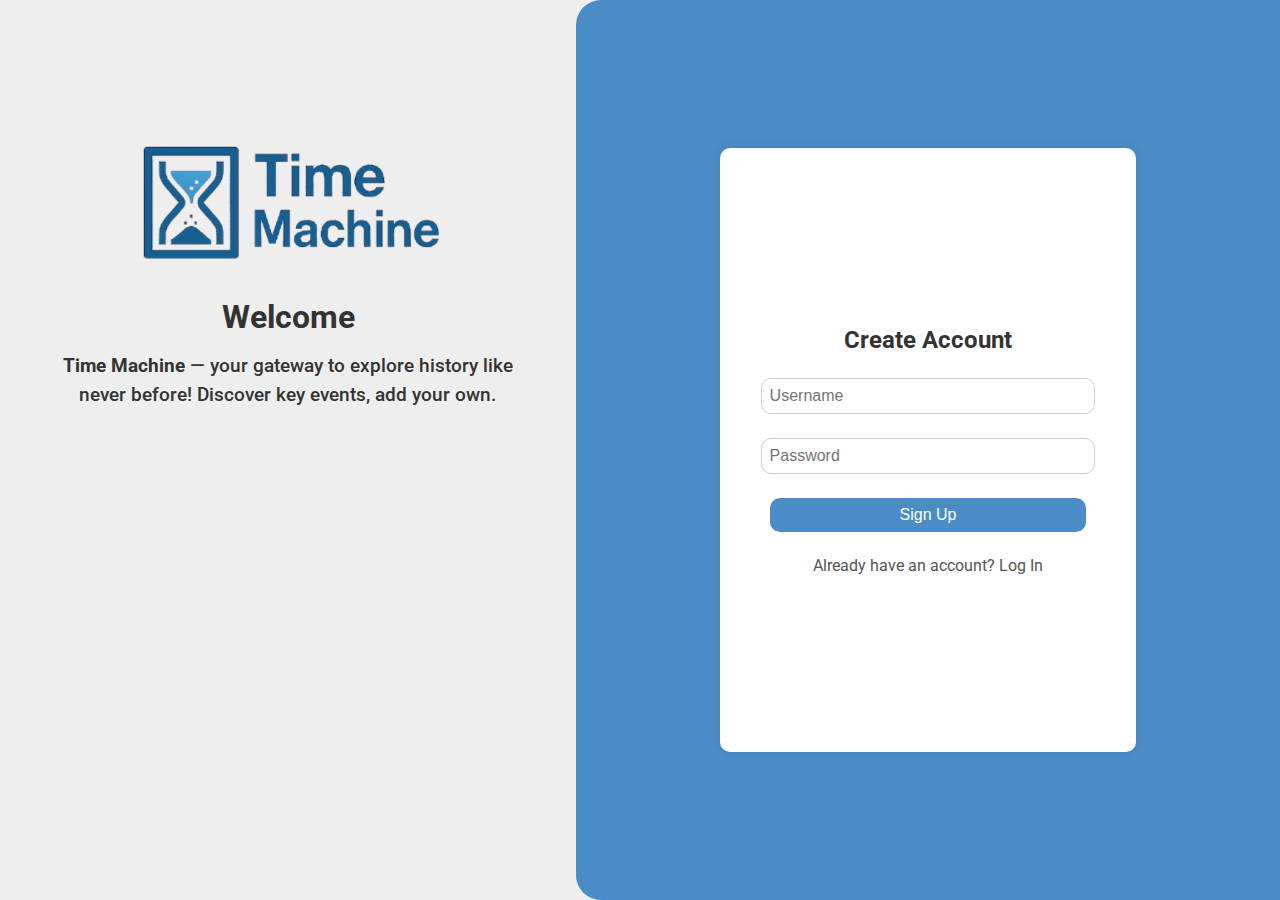
<file: index.html>
<!DOCTYPE html>
<html lang="en">

<head>
    <meta charset="UTF-8" />
    <meta name="viewport" content="width=device-width, initial-scale=1.0" />
    <title>Time Machine</title>
    <link rel="stylesheet" href="style.css">
    <link rel="shortcut icon" href="./imgs/TimeMachinelogo.png" type="image/x-icon">
</head>

<body>
    <section class="login-page">
        <div class="welcome-sec">
            <img src="./imgs/TimeMachinelogo.png" alt="Time Machine Logo">
            <h1>Welcome</h1>
            <p><strong>Time Machine</strong> — your gateway to explore history like never before! Discover key events,
                add your own.
            </p>
        </div>
        <div class="login-sec">
            <div class="container-card" id="signup-form">
                <h2>Create Account</h2>
                <div class="form-group">
                    <input type="text" id="signup-username" placeholder="Username" />
                    <p class="error" id="signup-username-error"></p>
                </div>
                <div class="form-group">
                    <input type="password" id="signup-password" placeholder="Password" />
                    <p class="error" id="signup-password-error"></p>
                </div>
                <button class="btn" onclick="signup()">Sign Up</button>
                <a class="link" onclick="toggleForms('login')">Already have an account? Log In</a>
            </div>

            <div class="container-card hidden" id="login-form">
                <h2>Log In</h2>
                <div class="form-group">
                    <input type="text" id="login-username" placeholder="Username" />
                </div>
                <div class="form-group">
                    <input type="password" id="login-password" placeholder="Password" />
                    <p class="error" id="login-error"></p>
                </div>
                <div class="btns-form">
                    <button class="btn" onclick="login()">Log In</button>
                    <button class="btn" onclick="guest()">Continue as a Guest</button>
                </div>
                <a class="link" onclick="toggleForms('signup')">Don’t have an account? Sign Up</a>
            </div>
        </div>
    </section>
</body>
<script src="./main.js"></script>

</html>
</file>
<file: style.css>
@import url('https://fonts.googleapis.com/css2?family=Roboto:ital,wght@0,100..900;1,100..900&display=swap');

* {
    margin: 0;
    padding: 0;

}

a,
ul,
h1,
h2,
h3,
h4,
h5,
h6,
p,
li {
    text-decoration: none;
    color: #333;
    list-style: none;
    font-family: "Roboto", sans-serif;
    font-optical-sizing: auto;
    font-style: normal;
    font-variation-settings:
        "wdth" 100;
}

body {
    background-color: #4a8cc7;
}

.login-page {
    display: flex;
    background-color: #EEEEEE;

}

.welcome-sec {
    width: 45%;
    display: flex;
    flex-direction: column;
    align-items: center;
    padding-top: 10%;
    gap: 1em;
    background-color: #EEEEEE;

    p {
        font-size: 1.2em;
        font-weight: 500;
        color: #333;
        width: 80%;
        line-height: 1.5em;
        text-align: center;
    }
}

.welcome-sec img {
    height: 20%;
    object-fit: cover;

}

.login-sec {
    height: 100vh;
    width: 55%;
    display: flex;
    align-items: center;
    justify-content: center;
    background-color: #4a8cc7;
    border-top-left-radius: 25px;
    border-bottom-left-radius: 25px;
}


.container-card {
    display: flex;
    flex-direction: column;
    justify-content: center;
    align-items: center;
    text-align: center;
    gap: 1.5rem;
    width: 50%;
    height: 60%;
    border-radius: 10px;
    padding: 2em;
    background: white;
    box-shadow: 0 0 10px rgba(0, 0, 0, 0.1);
}

.form-group {
    display: flex;
    flex-direction: column;
    align-items: center;
    justify-content: center;
    width: 100%;
}

.form-group input {
    display: flex;
    flex-direction: column;
    align-items: center;
    align-content: center;
    width: 90%;
    padding: 0.5em;
    font-size: 1em;
    gap: 10px;
    border: 1px solid #ccc;
    border-radius: 10px;
}

.form-group input:focus {
    border-color: #4a8cc7;
    outline: none;

}

.btns-form {
    display: flex;
    flex-direction: column;
    align-items: center;
    align-content: center;
    width: 100%;
    gap: 10px;

}

.error {
    color: red;
    font-size: 0.9em;
}

.btn {
    display: flex;
    justify-content: center;
    align-items: center;
    background: #4a8cc7;
    color: white;
    padding: 0.5em 1em;
    border: none;
    border-radius: 10px;
    cursor: pointer;
    font-size: 1em;
    width: 90%;
}

.btn:hover {
    background: #3a7bb7;
    transition: 0.3s;
}

.hidden {
    display: none;
}

.link {
    text-decoration: none;
    text-align: center;
    color: #555;
    cursor: pointer;
}

.link:hover {
    color: #000000;
}

/* Home page */
.navbar {
    display: flex;
    justify-content: space-between;
    align-items: center;
    height: 3vh;
    border-bottom: #aaa 1px solid;
    padding: 1em;
    padding-bottom: 1.5em;
    background-color: #EEEEEE;
    flex-wrap: wrap;
}

.logout-mobile {
    display: none;
}

.logo {
    display: flex;
    align-items: center;
    height: 100%;
    gap: 1em;
}

.logo p {
    font-size: 0.9em;
    line-height: 1.2em;
    color: #333;
}

.logo img {
    height: 7vh;
    object-fit: cover;
}

.nav-links {
    display: flex;
    align-items: center;
    justify-content: space-around;
    gap: 2em;
    list-style: none;
    width: auto;
    padding-right: 8em;
}

.nav-links li a {
    text-decoration: none;
    color: #333;
}

.nav-links li a:hover {
    color: #4a8cc7;
    transition: 0.3s;
}

.logout {
    display: flex;
    align-items: center;
}

/* Burger menu styles */
.burger {
    display: none;
    flex-direction: column;
    cursor: pointer;
    gap: 5px;
}

.burger span {
    height: 3px;
    width: 25px;
    background: #333;
    border-radius: 2px;
    transition: 0.3s;
}




.event-section {
    display: flex;
    flex-direction: column;
    justify-content: center;
    align-items: center;
    gap: 1em;
    width: 100%;
}


.container-event {
    display: flex;
    justify-content: center;
    align-items: center;
    gap: 1.5rem;
    width: 70%;
    height: 20rem;
    border-radius: 10px;
    margin-top: 5em;
    padding: 2em;
    background: #EEEEEE;
}

.container-event:hover {
    box-shadow: 0 0 30px rgba(0, 0, 0, 0.2);
    transform: scale(1.01);
    transition: 0.6s;
}

.img-container {
    width: 40%;
    height: 20rem;
    height: auto;
    border-radius: 10px;

    img {
        width: 100%;
        height: 20rem;
        object-fit: contain;
        border-radius: 20px;
    }
}

.text-container {
    display: flex;
    flex-direction: column;
    gap: 1em;
    width: 60%;
    height: 20rem;
    padding-top: 3%;

}

.text-container h1 {
    font-size: 2em;
    font-weight: 500;
    color: #0b0e0f;
}

.date {
    color: #555;
    font-size: 1em;
    font-weight: 400;
}

.text-container p {
    font-size: 1.2em;
    font-weight: 500;
    color: #0b0e0f;
    line-height: 1.5em;
}

.btn-event {
    display: flex;
    justify-content: center;
    align-items: center;
    background: #4a8cc7;
    color: white;
    padding: 0.5em 1.5em;
    margin-top: 3em;
    border: none;
    border-radius: 10px;
    cursor: pointer;
    font-size: 1.2em;
    width: 30%;
}

.btn-event:hover {
    background: #3a7bb7;
    transition: 0.3s;
}


.img-container input {

    width: 90%;
    padding: 0.5em;
    font-size: 1em;
    gap: 10px;
    border: 1px solid #ccc;
    border-radius: 10px;

}

.img-container input:focus {
    border-color: #4a8cc7;
    outline: none;
}

.input-container {
    display: flex;
    flex-direction: column;
    justify-content: center;
    gap: 1em;
    width: 60%;
}

.input-container input {
    width: 90%;
    padding: 0.5em;
    font-size: 1em;
    gap: 10px;
    border: 1px solid #ccc;
    border-radius: 10px;
}

.description {
    height: 5rem;
}

.input-container input:focus {
    border-color: #4a8cc7;
    outline: none;
}

.profile-page {
    display: flex;
    justify-content: center;
    align-items: center;
    width: 100%;
    margin-bottom: 7em;
}

.profile-card {
    display: flex;
    flex-direction: column;
    justify-content: center;
    align-items: center;
    gap: 1.5rem;
    width: 30%;
    height: 20rem;
    border-radius: 10px;
    margin-top: 2em;
    padding: 2em;
    background: #EEEEEE;
    box-shadow: 0 0 10px rgba(0, 0, 0, 0.1);
}

.profile-img {
    width: 50%;

    img {
        width: 100%;
        height: 10rem;
        object-fit: contain;
        border-radius: 50%;
    }
}

.profile-info {
    display: flex;
    flex-direction: column;
    justify-content: center;
    align-items: center;
    gap: 1em;

    padding-top: 3%;
}

.footer {
    margin-top: 2em;
    display: flex;
    flex-direction: column;
    justify-content: center;
    gap: 1em;
    width: 100%;
    background-color: #EEEEEE;
    color: white;
    font-size: 0.9em;
}

.footer-links {
    display: flex;
    justify-content: space-between;
    align-items: start;
    gap: 1em;
    padding: 2em 2em;
    padding-bottom: 0;
}

.links {
    display: flex;
    flex-direction: column;
    justify-content: center;
    gap: 1em;
    padding: 1em 0;
}

.footer-bottom {
    display: flex;
    justify-content: space-between;
    align-items: center;
    gap: 1em;
    padding: 0 2em;
}

.social-media {
    display: flex;
    justify-content: center;
    align-items: center;
    gap: 1em;
}

@media screen and (max-width: 768px) {
    .welcome-sec {
        display: none;
    }

    .login-sec {
        width: 100%;
        border-radius: 0px;
    }


    .burger {
        display: flex;
    }

    .nav-links {
        margin: 1em 0;
        display: none;
        flex-direction: column;
        gap: 1em;
        width: 100%;
        padding: 1em 0;
        background-color: #EEEEEE;

        top: 10vh;
        left: 0;
    }

    .nav-links.show {
        display: flex;
    }

    .logout {
        display: none;
    }

    .nav-links .logout-mobile {
        display: block;
    }


    .event-section {
        margin-top: 10vh;
    }

    .container-event {
        flex-direction: column;
        height: auto;
    }

    .img-container {
        width: 100%;
    }

    .text-container {
        width: 100%;
        height: auto;
    }

    .text-container h1 {
        font-size: 1.2em;
    }

    .text-container p {
        font-size: 1em;
    }

    .btn-event {
        width: 100%;
    }

    .profile-card {
        margin-top: 8em;
        width: 80%;
        height: auto;
    }

    .footer-links {
        flex-direction: column;
        padding-bottom: 2em;
    }
}
</file>
